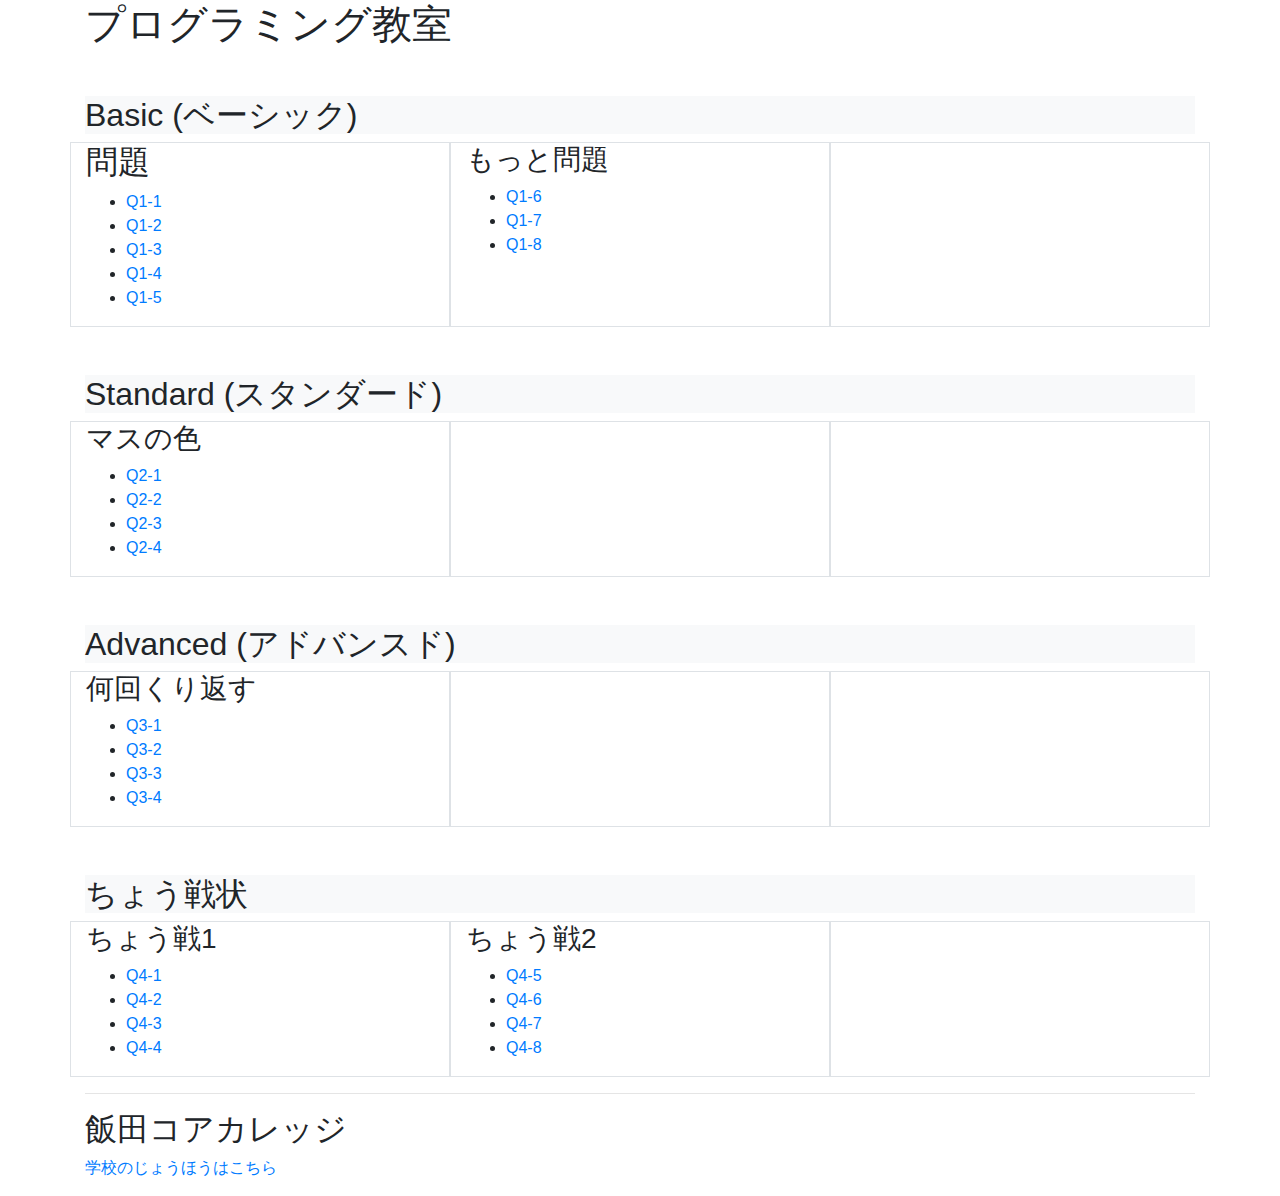
<file: index.html>
<html>
<head>
  <title>プログラミング教室</title>
  <link rel="stylesheet" href="bootstrap.min.css">
</head>
<body>
<div class="container">
  <h1>プログラミング教室</title>
  <h2 class="bg-light mt-5">Basic (ベーシック)</h2>
  <div class="row">
    <div class="col-4 border">
      <h2>問題</h3>
      <ul>
        <li><a href="q1-1/">Q1-1</a></li>
        <li><a href="q1-2/">Q1-2</a></li>
        <li><a href="q1-3/">Q1-3</a></li>
        <li><a href="q1-4/">Q1-4</a></li>
        <li><a href="q1-5/">Q1-5</a></li>
      </ul>
    </div>
    <div class="col-4 border">
      <h3>もっと問題</h3>
      <ul>
        <li><a href="q1-6/">Q1-6</a></li>
        <li><a href="q1-7/">Q1-7</a></li>
        <li><a href="q1-8/">Q1-8</a></li>
      </ul>
    </div>
    <div class="col-4 border">
      
      <ul></ul>
    </div>
  </div>

  <h2 class="bg-light mt-5">Standard (スタンダード)</h2>
  <div class="row">
    <div class="col-4 border">
      <h3>マスの色</h3>
      <ul>
        <li><a href="q2-1/">Q2-1</a></li>
        <li><a href="q2-2/">Q2-2</a></li>
        <li><a href="q2-3/">Q2-3</a></li>
        <li><a href="q2-4/">Q2-4</a></li>
      </ul>
    </div>
    <div class="col-4 border">
      
      <ul></ul>
    </div>
    <div class="col-4 border">
      
      <ul></ul>
    </div>
  </div>

  <h2 class="bg-light mt-5">Advanced (アドバンスド)</h2>
  <div class="row">
    <div class="col-4 border">
      <h3>何回くり返す</h3>
      <ul>
        <li><a href="q3-1/">Q3-1</a></li>
        <li><a href="q3-2/">Q3-2</a></li>
        <li><a href="q3-3/">Q3-3</a></li>
        <li><a href="q3-4/">Q3-4</a></li>
      </ul>
    </div>
    <div class="col-4 border">
      
      <ul></ul>
    </div>
    <div class="col-4 border">
      
      <ul></ul>
    </div>
  </div>

  <h2 class="bg-light mt-5">ちょう戦状</h2>
  <div class="row">
    <div class="col-4 border">
      <h3>ちょう戦1</h3>
      <ul>
        <li><a href="q4-1/">Q4-1</a></li>
        <li><a href="q4-2/">Q4-2</a></li>
        <li><a href="q4-3/">Q4-3</a></li>
        <li><a href="q4-4/">Q4-4</a></li>
      </ul>
    </div>
    <div class="col-4 border">
      <h3>ちょう戦2</h3>
      <ul>
        <li><a href="q4-5/">Q4-5</a></li>
        <li><a href="q4-6/">Q4-6</a></li>
        <li><a href="q4-7/">Q4-7</a></li>
        <li><a href="q4-8/">Q4-8</a></li>
      </ul>
    </div>
    <div class="col-4 border">
      <ul></ul>
    </div>
  </div>

  <hr>
  <h2>飯田コアカレッジ</h2>
  <p><a href="https://www.core.ac.jp/iida/">学校のじょうほうはこちら</a></p>
</div>
</body>
</html>
</file>
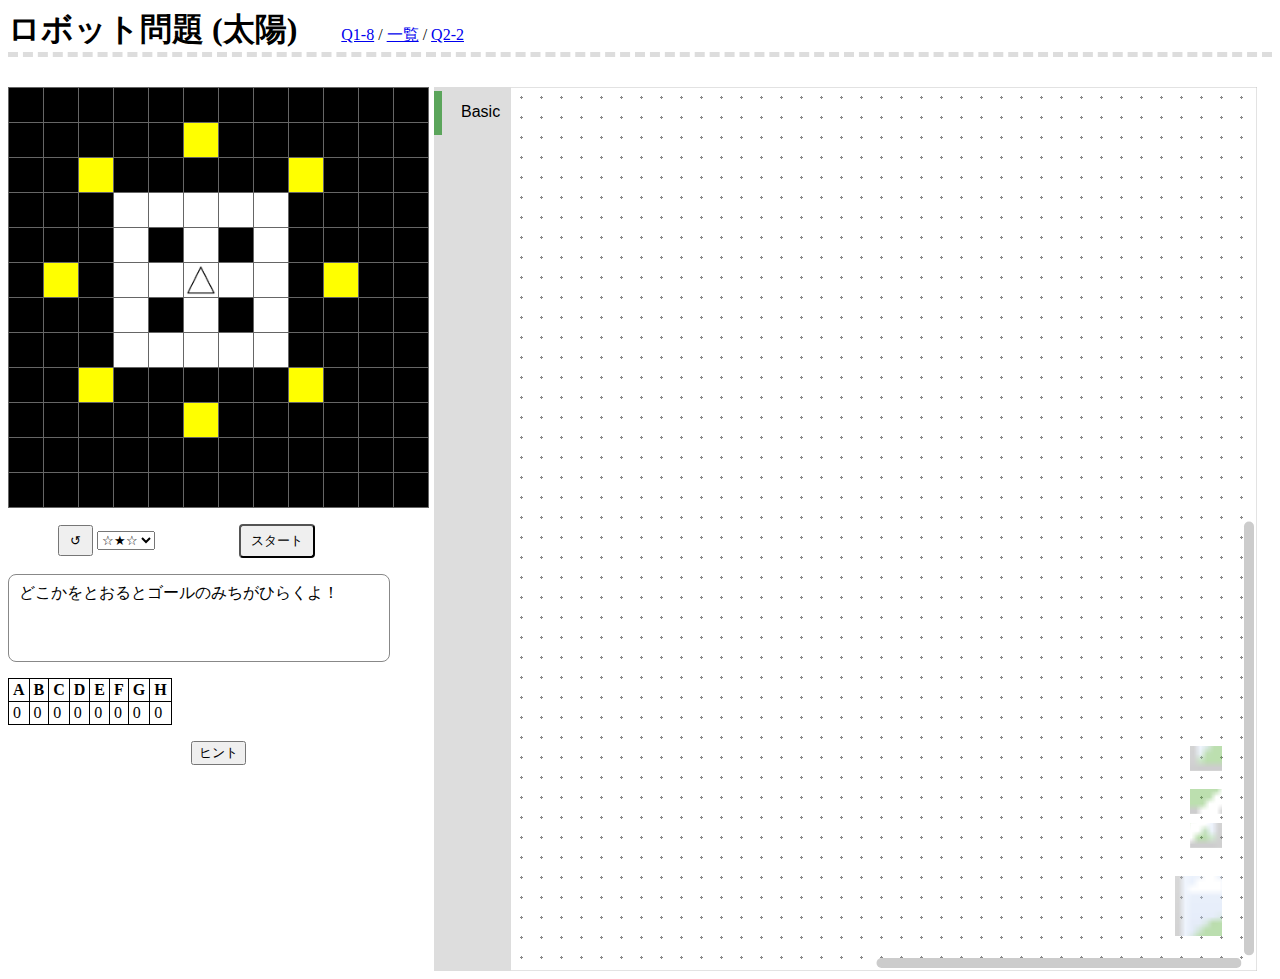
<file: 23S10/index.html>
<html>
<head>
  <meta charset="UTF-8"> 
  <title>オリジナルロボット問題</title>
  <link rel="stylesheet" href="../css/map.css">
  <link rel="stylesheet" href="../css/style.css">
  <link rel="stylesheet" href="../css/sweetalert2.min.css">
</head>
<body>

<script src="../js/sweetalert2.min.js"></script>

<script src="../js/robot.js"></script>
<script src="map.js"></script>
<script src="../js/map_func.js"></script>
<script src="../js/control.js"></script>
<script src="../js/acorn_interpreter.js"></script>
<script src="../js/blockly_compressed.js"></script>
<script src="../js/blocks_compressed.js"></script>
<script src="../js/javascript_compressed.js"></script>
<script src="../js/blocks_visualflow.js"></script>
<script src="../js/ja.js"></script>

<div id="header">
  <h1 id="title">ロボット問題</h1>
  <div id="links">
    <p><a href="" id="previousLink">あ</a> / <a href="../">一覧</a> / <a href="" id="nextLink">あ</a></p>
  </div>
</div>
<div class="container">
  <div class="row">
    <div class="col" id="mapColumn">
      <div id="map"></div>
      <div id="leftBlocks"><p>あと <span id="capacity"></span> ブロック</p></div>
      <div id="controlPanel">
        <p>
          <button id="resetButton">&#8634;</button>
          <select id="robotSpeed">
            <option value="4">☆★☆</option>
          </select>
          <button id="stopButton">ストップ</button>
          <button id="runButton">スタート</button>
          <select id="patternSelector">
            <option value="">どれか</option>
          </select>
        </p>
      </div>
      <div id="robotBalloon">
        <p></p>
      </div>
      <div id="registers">
        <table>
          <tbody>
          <tr>
            <th>A</th><th>B</th>
            <th>C</th><th>D</th>
            <th>E</th><th>F</th>
            <th>G</th><th>H</th>
          </tr>
          <tr>
            <td>0</td><td>0</td>
            <td>0</td><td>0</td>
            <td>0</td><td>0</td>
            <td>0</td><td>0</td>
          </tr>
          </tbody>
        </table>
      </div>
      <div id="controlPanel2">
        <p>
          <button id="hintButton">ヒント &#129300;</button>
          <button id="xmlButton">xml</button>
          <input id="hintButton2" type="button" value="ヒント" onclick="location.href='index2.html'">
        </p>
      </div>
    </div>
    <div class="col" id="workspaceColumn">
      <div id="blocklyDiv"></div>
    </div>
  </div>
  <div class="clear"></div>
</div>

<script src="../js/visualflow.js">
</script>
<script>
</script>
</script>
</body>
</html>
</file>
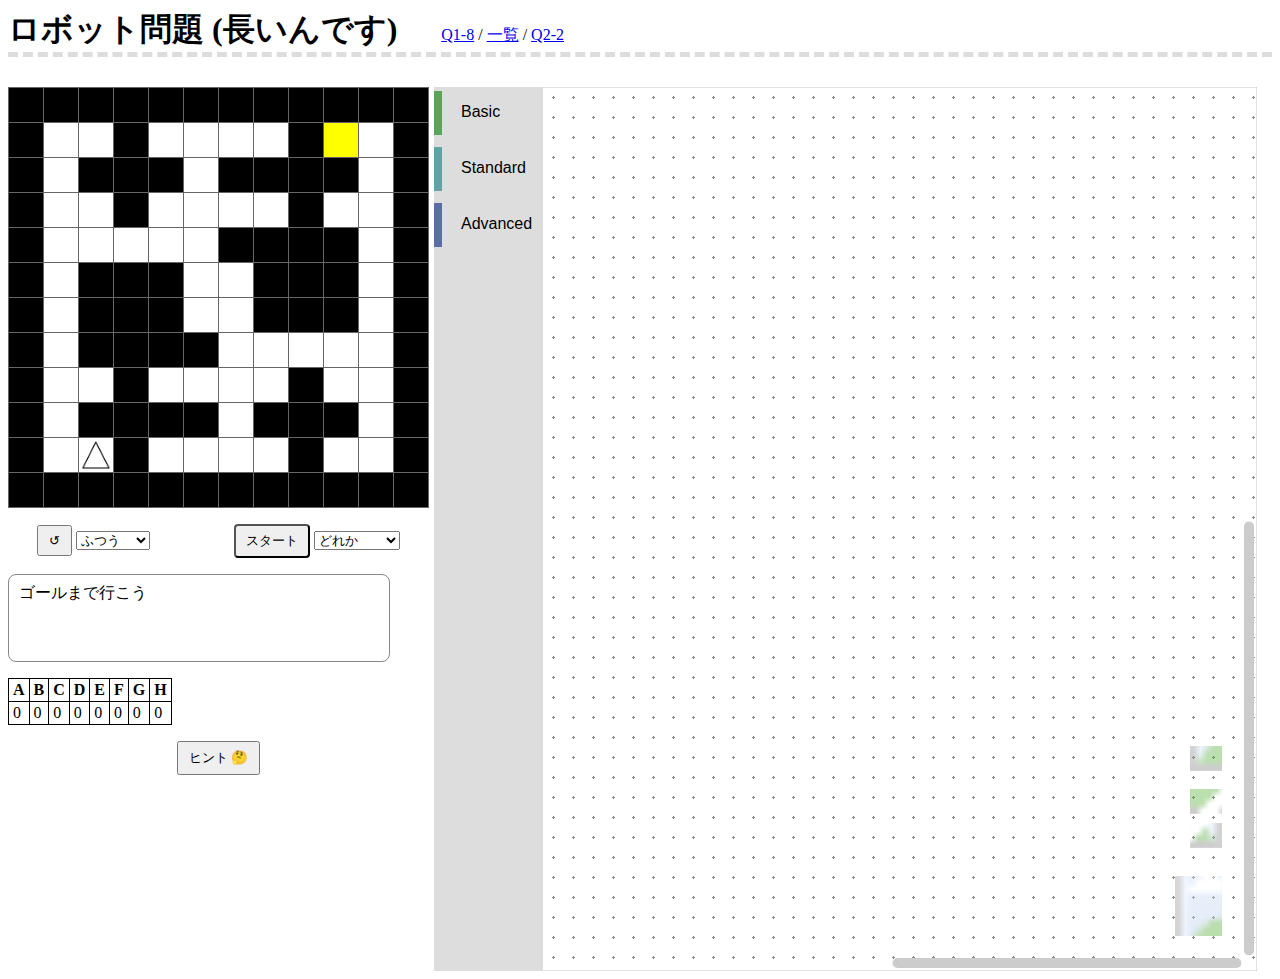
<file: 23S23/index.html>
<html>
<head>
  <meta charset="UTF-8"> 
  <title>ロボット問題</title>
  <link rel="stylesheet" href="../css/map.css">
  <link rel="stylesheet" href="../css/style.css">
  <link rel="stylesheet" href="../css/sweetalert2.min.css">
</head>
<body>

<script src="../js/sweetalert2.min.js"></script>

<script src="../js/robot.js"></script>
<script src="map.js"></script>
<script src="../js/map_func.js"></script>
<script src="../js/control.js"></script>
<script src="../js/acorn_interpreter.js"></script>
<script src="../js/blockly_compressed.js"></script>
<script src="../js/blocks_compressed.js"></script>
<script src="../js/javascript_compressed.js"></script>
<script src="../js/blocks_visualflow.js"></script>
<script src="../js/ja.js"></script>

<div id="header">
  <h1 id="title">ロボット問題</h1>
  <div id="links">
    <p><a href="" id="previousLink">あ</a> / <a href="../">一覧</a> / <a href="" id="nextLink">あ</a></p>
  </div>
</div>
<div class="container">
  <div class="row">
    <div class="col" id="mapColumn">
      <div id="map"></div>
      <div id="leftBlocks"><p>あと <span id="capacity"></span> ブロック</p></div>
      <div id="controlPanel">
        <p>
          <button id="resetButton">&#8634;</button>
          <select id="robotSpeed">
            <option value="0">ゆっくり</option>
            <option value="1" selected>ふつう</option>
            <option value="2">はやい</option>
            <option value="3">こうそく</option>
            <option value="4">☆★☆</option>
          </select>
          <button id="stopButton">ストップ</button>
          <button id="runButton">スタート</button>
          <select id="patternSelector">
            <option value="">どれか</option>
          </select>
        </p>
      </div>
      <div id="robotBalloon">
        <p></p>
      </div>
      <div id="registers">
        <table>
          <tbody>
          <tr>
            <th>A</th><th>B</th>
            <th>C</th><th>D</th>
            <th>E</th><th>F</th>
            <th>G</th><th>H</th>
          </tr>
          <tr>
            <td>0</td><td>0</td>
            <td>0</td><td>0</td>
            <td>0</td><td>0</td>
            <td>0</td><td>0</td>
          </tr>
          </tbody>
        </table>
      </div>
      <div id="controlPanel2">
        <p>
          <button id="hintButton">ヒント &#129300;</button>
          <button id="xmlButton">xml</button>
        </p>
      </div>
    </div>
    <div class="col" id="workspaceColumn">
      <div id="blocklyDiv"></div>
    </div>
  </div>
  <div class="clear"></div>
</div>

<script src="../js/visualflow.js">
</script>
</body>
</html>
</file>
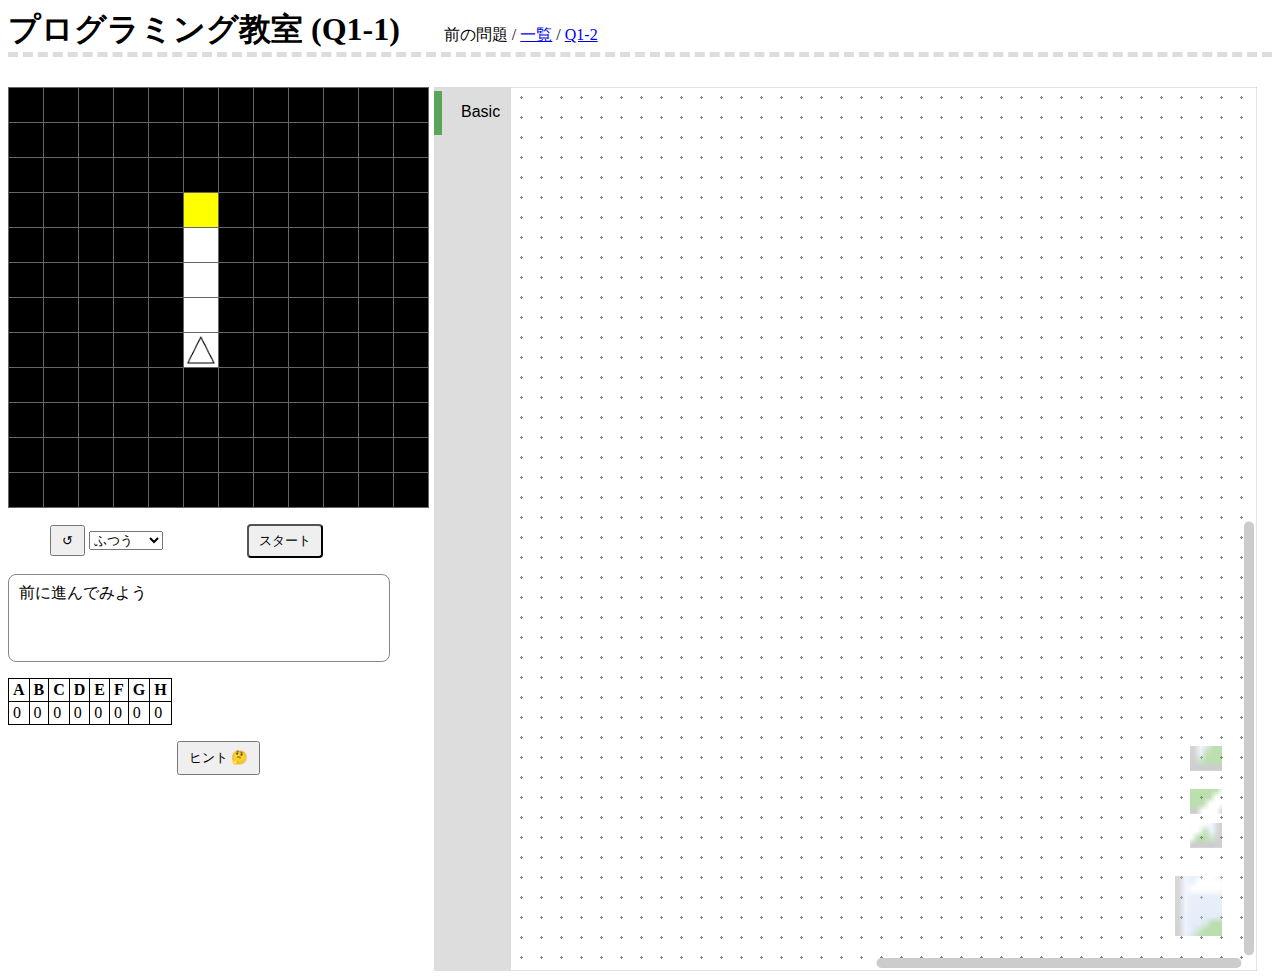
<file: q1-1/index.html>
<html>
<head>
  <meta charset="UTF-8"> 
  <title>プログラミング教室</title>
  <link rel="stylesheet" href="../css/map.css">
  <link rel="stylesheet" href="../css/style.css">
  <link rel="stylesheet" href="../css/sweetalert2.min.css">
</head>
<body>

<script src="../js/sweetalert2.min.js"></script>

<script src="../js/robot.js"></script>
<script src="map.js"></script>
<script src="../js/map_func.js"></script>
<script src="../js/control.js"></script>
<script src="../js/acorn_interpreter.js"></script>
<script src="../js/blockly_compressed.js"></script>
<script src="../js/blocks_compressed.js"></script>
<script src="../js/javascript_compressed.js"></script>
<script src="../js/blocks_visualflow.js"></script>
<script src="../js/ja.js"></script>

<div id="header">
  <h1 id="title">プログラミング教室</h1>
  <div id="links">
    <p><a href="" id="previousLink">あ</a> / <a href="../">一覧</a> / <a href="" id="nextLink">あ</a></p>
  </div>
</div>
<div class="container">
  <div class="row">
    <div class="col" id="mapColumn">
      <div id="map"></div>
      <div id="leftBlocks"><p>あと <span id="capacity"></span> ブロック</p></div>
      <div id="controlPanel">
        <p>
          <button id="resetButton">&#8634;</button>
          <select id="robotSpeed">
            <option value="0">ゆっくり</option>
            <option value="1" selected>ふつう</option>
            <option value="2">はやい</option>
            <option value="3">こうそく</option>
            <option value="4">☆★☆</option>
          </select>
          <button id="stopButton">ストップ</button>
          <button id="runButton">スタート</button>
          <select id="patternSelector">
            <option value="">どれか</option>
          </select>
        </p>
      </div>
      <div id="robotBalloon">
        <p></p>
      </div>
      <div id="registers">
        <table>
          <tbody>
          <tr>
            <th>A</th><th>B</th>
            <th>C</th><th>D</th>
            <th>E</th><th>F</th>
            <th>G</th><th>H</th>
          </tr>
          <tr>
            <td>0</td><td>0</td>
            <td>0</td><td>0</td>
            <td>0</td><td>0</td>
            <td>0</td><td>0</td>
          </tr>
          </tbody>
        </table>
      </div>
      <div id="controlPanel2">
        <p>
          <button id="hintButton">ヒント &#129300;</button>
          <button id="xmlButton">xml</button>
        </p>
      </div>
    </div>
    <div class="col" id="workspaceColumn">
      <div id="blocklyDiv"></div>
    </div>
  </div>
  <div class="clear"></div>
</div>

<script src="../js/visualflow.js">
</script>
</body>
</html>
</file>
<file: css/map.css>
table.map {
	border: 1px solid #000000;
	border-collapse: collapse;
}

td.map {
	border: 1px solid #666666;
	width: 32px;
	height: 32px;
}

td.wall {
	background-color: #000000;
}

td.red {
	background-color: #ff0000;
}

td.blue {
	background-color: #0000ff;
}

td.green {
	background-color: #00ff00;
}

td.field {
	background-color: #ffffff;
}

td.goal {
	background-color: #ffff00;
}

td.map > div {
	position: relative;
	top: 0;
	left: 0;
	margin: 0;
	padding: 0;
	width: 32px;
	height: 32px;
}

td.map > div > img {
	position: absolute;
	top: 1px;
	left: 1px;
	width: 30px;
	height: 30px;
	z-index: 5;
}

td.map > div > input[type="text"] {
	position: absolute;
	top: 1px;
	left: 1px;
	padding: 0;
	margin :0;
	border: 0 none;
	background-color: transparent;
	width: 30px;
	height: 30px;
	font-size: 16px;
	text-align: center;
	z-index: 1;
}
</file>
<file: css/style.css>
div#header {
	border-bottom: #dddddd dashed 5px;
	margin-bottom: 30px;
}

div#header * {
	display: inline;
}

div#links {
	margin-left: 40px;
}

div.container {
	width: auto;
}

div.row {
	width: auto;
}

div.col {
	float: left;
}

div.hide {
	display: none;
}

div#map {
}

div#leftBlocks {
	text-align: center;
}

div#leftBlocks > p {
	margin: 4px 80px auto;
	color: white;
	background-color: #444444;
	border-radius: 4px;
}

div#controlPanel {
}

div#blocklyDiv {
	margin-left: 5px;
	width: 550px;
}

div.clear {
	clear: both;
}

div#controlPanel > p,
div#controlPanel2 > p {
	text-align: center;
}

div#controlPanel button,
div#controlPanel2 button {
	padding: 6px 10px;
}

button#runButton {
	border-radius: 4px;
}

button#stopButton {
	border-radius: 4px;
}
button.hide, select.hide {
	visibility: hidden;
}

option.pass {
	color: #888888;
	background-color: #aaffaa;
}

div#robotBalloon > p {
	border: 1px solid #888888;
	border-radius: 8px;
	padding: 8px 10px;
	width: 360px;
	height: 70px;
}

div#registers table {
	border: 1px solid black;
	border-collapse: collapse;
}
div#registers th {
	border: 1px solid black;
	padding: 2px 4px;
}
div#registers td {
	border: 1px solid black;
	padding: 2px 4px;
}

.blocklyTreeRow {
	height: 44px;
	line-height: 22px;
	margin-bottom: 12px;
}

.blocklyTreeLabel {
	height: 42px;
	line-height: 42px;
}
</file>
